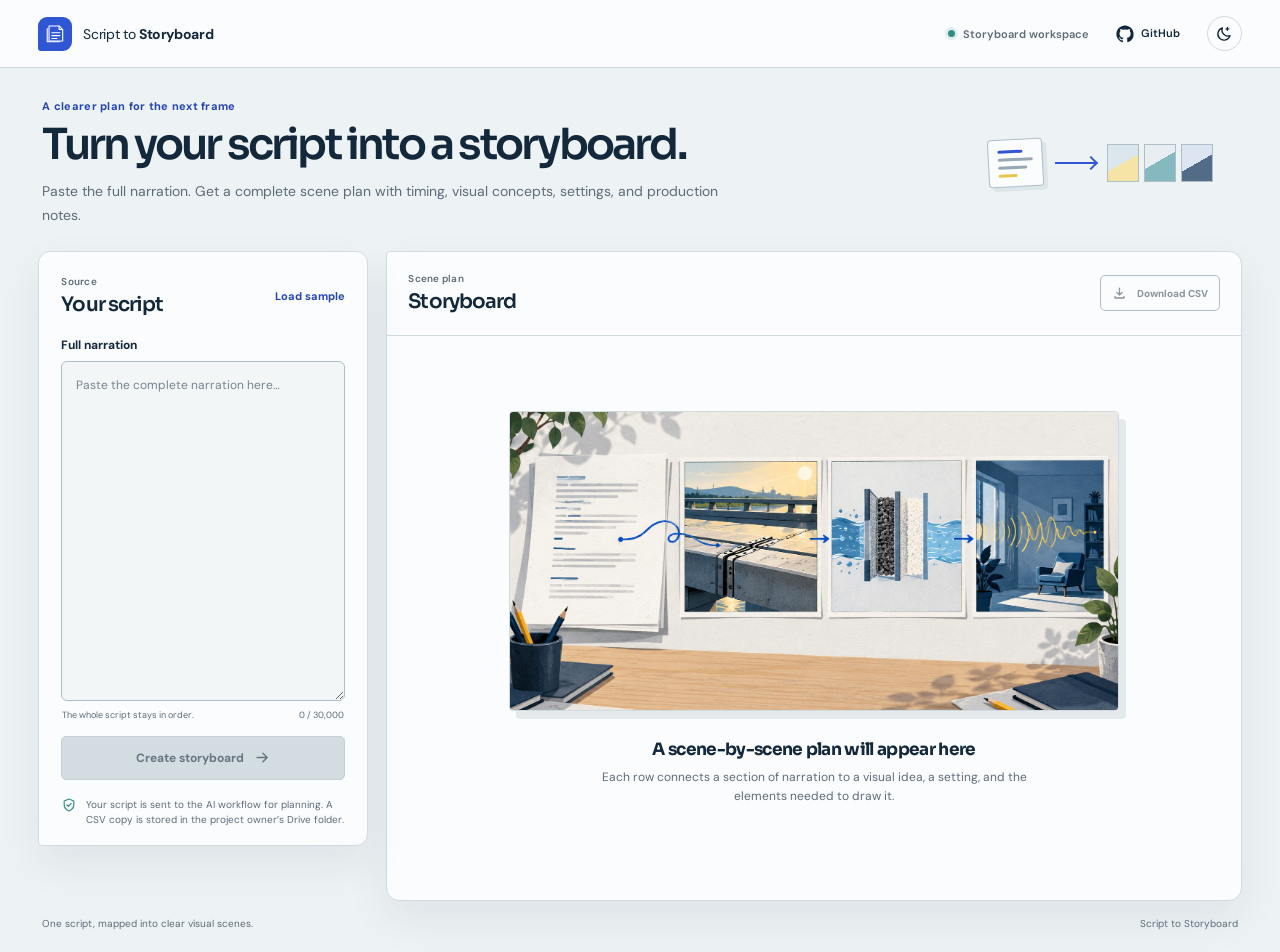
<file: index.html>
<!doctype html>
<html lang="en">
  <head>
    <meta charset="utf-8" />
    <meta name="viewport" content="width=device-width, initial-scale=1" />
    <meta name="theme-color" content="#edf2f4" />
    <meta name="description" content="Turn a complete narration script into a practical, scene-by-scene storyboard." />
    <title>Script to Storyboard</title>
    <link rel="icon" type="image/svg+xml" href="/favicon.svg" />
    <link rel="preconnect" href="https://fonts.googleapis.com" />
    <link rel="preconnect" href="https://fonts.gstatic.com" crossorigin />
    <link href="https://fonts.googleapis.com/css2?family=DM+Sans:wght@400;500;600;700&family=Sora:wght@500;600;700&display=swap" rel="stylesheet" />
    <script>
      (() => {
        try {
          const saved = localStorage.getItem("script-to-storyboard-theme");
          document.documentElement.dataset.theme = saved === "dark" ? "dark" : "light";
        } catch { document.documentElement.dataset.theme = "light"; }
      })();
    </script>
    <link rel="stylesheet" href="/styles.css" />
    <script src="/app.js" defer></script>
  </head>
  <body>
    <header class="topbar">
      <a class="brand" href="/" aria-label="Script to Storyboard home">
        <span class="brand-mark" aria-hidden="true">
          <svg viewBox="0 0 32 32" fill="none"><path d="M7 5.5h14l5 5v16H7z"/><path d="M21 5.5v5h5M11 15h11M11 19h11M11 23h7"/><path d="M4.5 9v18.5H22"/></svg>
        </span>
        <span>Script to <strong>Storyboard</strong></span>
      </a>
      <div class="topbar-actions">
        <span class="service-status"><i aria-hidden="true"></i> Storyboard workspace</span>
        <a class="github-link" href="https://github.com/rayvin04/script-to-storyboard" target="_blank" rel="noopener noreferrer" aria-label="View the Script to Storyboard repository on GitHub" title="View source on GitHub">
          <svg viewBox="0 0 24 24" aria-hidden="true"><path d="M12 .5C5.65.5.5 5.65.5 12c0 5.1 3.3 9.4 7.9 10.94.58.1.79-.25.79-.56v-2.17c-3.2.7-3.87-1.35-3.87-1.35-.53-1.33-1.28-1.69-1.28-1.69-1.05-.72.08-.7.08-.7 1.16.08 1.77 1.2 1.77 1.2 1.03 1.76 2.7 1.25 3.36.96.1-.75.4-1.26.73-1.55-2.56-.29-5.26-1.28-5.26-5.7 0-1.26.45-2.28 1.2-3.08-.12-.3-.52-1.46.11-3.04 0 0 .98-.31 3.2 1.18a11.1 11.1 0 0 1 5.82 0c2.22-1.49 3.2-1.18 3.2-1.18.63 1.58.23 2.74.11 3.04.75.8 1.2 1.82 1.2 3.08 0 4.43-2.71 5.4-5.3 5.68.42.36.78 1.06.78 2.14v3.17c0 .31.21.67.8.56A11.5 11.5 0 0 0 23.5 12C23.5 5.65 18.35.5 12 .5Z"/></svg>
          <span>GitHub</span>
        </a>
        <button class="theme-toggle" id="theme-toggle" type="button" aria-label="Switch to dark mode" aria-pressed="false" title="Switch to dark mode">
          <svg class="icon-moon" viewBox="0 0 20 20" fill="none" aria-hidden="true"><path d="M16.5 12.5A7 7 0 0 1 7.5 3.5a7.3 7.3 0 1 0 9 9Z"/><path d="M13.4 3v3.2M11.8 4.6H15"/></svg>
          <svg class="icon-sun" viewBox="0 0 20 20" fill="none" aria-hidden="true"><circle cx="10" cy="10" r="3.2"/><path d="M10 1.8v2m0 12.4v2m8.2-8.2h-2M3.8 10h-2m14-5.8-1.4 1.4m-8.8 8.8-1.4 1.4m11.6 0-1.4-1.4M5.6 5.6 4.2 4.2"/></svg>
        </button>
      </div>
    </header>

    <main class="page-shell">
      <section class="intro" aria-labelledby="page-title">
        <div>
          <p class="intro-kicker">A clearer plan for the next frame</p>
          <h1 id="page-title">Turn your script into a storyboard.</h1>
          <p class="intro-copy">Paste the full narration. Get a complete scene plan with timing, visual concepts, settings, and production notes.</p>
        </div>
        <div class="sequence-mark" aria-label="Script to scenes">
          <span class="sequence-page" aria-hidden="true"><i></i><i></i><i></i><b></b></span>
          <span class="sequence-line" aria-hidden="true"></span>
          <span class="sequence-frames" aria-hidden="true"><i></i><i></i><i></i></span>
        </div>
      </section>

      <div class="workspace">
        <aside class="script-panel" aria-labelledby="script-heading">
          <div class="panel-heading">
            <div><p class="step-label">Source</p><h2 id="script-heading">Your script</h2></div>
            <button class="text-button" id="load-sample" type="button">Load sample</button>
          </div>

          <form id="storyboard-form">
            <label for="script-input">Full narration</label>
            <textarea id="script-input" name="script" maxlength="30000" placeholder="Paste the complete narration here…" required spellcheck="true"></textarea>
            <div class="input-meta"><span>The whole script stays in order.</span><span id="script-count">0 / 30,000</span></div>
            <button class="primary-button" id="create-button" type="submit" disabled>
              <span id="button-label">Create storyboard</span>
              <svg viewBox="0 0 20 20" fill="none" aria-hidden="true"><path d="M3.5 10h12m-5-5 5 5-5 5"/></svg>
            </button>
          </form>
          <div class="privacy-note">
            <svg viewBox="0 0 20 20" fill="none" aria-hidden="true"><path d="M10 2.5 16 5v4.6c0 3.8-2.6 6.4-6 7.9-3.4-1.5-6-4.1-6-7.9V5l6-2.5Z"/><path d="m7.4 10 1.8 1.8 3.6-3.8"/></svg>
            <p>Your script is sent to the AI workflow for planning. A CSV copy is stored in the project owner’s Drive folder.</p>
          </div>
        </aside>

        <section class="storyboard-panel" aria-labelledby="storyboard-heading" aria-live="polite">
          <div class="panel-heading result-heading">
            <div><p class="step-label">Scene plan</p><div class="title-row"><h2 id="storyboard-heading">Storyboard</h2><span id="result-badge" class="result-badge" hidden>Ready</span></div></div>
            <button class="secondary-button" id="download-csv" type="button" disabled>
              <svg viewBox="0 0 20 20" fill="none" aria-hidden="true"><path d="M10 3v9m0 0 3.5-3.5M10 12 6.5 8.5M4 14v2h12v-2"/></svg>
              Download CSV
            </button>
          </div>

          <div id="notice" class="notice" role="status" hidden></div>
          <div id="progress" class="progress-area" hidden>
            <div class="progress-copy"><span id="progress-label">Reading your script…</span><span class="pulse-mark" aria-hidden="true"></span></div>
            <div class="progress-track"><span></span></div>
          </div>

          <div id="empty-state" class="empty-state">
            <img class="cover-preview" src="/docs/images/script-to-storyboard-cover.png" alt="An example of a script moving into separate storyboard frames showing a bridge, water filter, and sound waves" />
            <div class="empty-copy"><h3>A scene-by-scene plan will appear here</h3><p>Each row connects a section of narration to a visual idea, a setting, and the elements needed to draw it.</p></div>
          </div>

          <div id="result-summary" class="result-summary" hidden>
            <div class="summary-copy"><h3 id="story-title"></h3><p><span id="scene-count">0 scenes</span><span class="summary-divider">/</span><span id="word-count">0 words</span></p></div>
            <div class="summary-links"><a id="drive-link" href="#" target="_blank" rel="noreferrer" hidden>Open saved storyboard</a><span class="summary-state"><i aria-hidden="true"></i> Complete</span></div>
          </div>
          <div id="warning" class="warning" role="status" hidden></div>

          <div id="table-wrap" class="table-wrap" hidden tabindex="0" aria-label="Storyboard table. Scroll horizontally to view all columns.">
            <table>
              <thead><tr>
                <th scope="col">Scene</th><th scope="col">Timecode</th><th scope="col">Narration</th><th scope="col">Visual Concept</th><th scope="col">Setting</th><th scope="col">Illustration Elements</th><th scope="col">Direction Notes</th>
              </tr></thead>
              <tbody id="scene-rows"></tbody>
            </table>
          </div>
          <p id="table-hint" class="table-hint" hidden>Scroll sideways to view all seven columns.</p>
        </section>
      </div>

      <footer class="footer"><span>One script, mapped into clear visual scenes.</span><span>Script to Storyboard</span></footer>
    </main>
  </body>
</html>
</file>
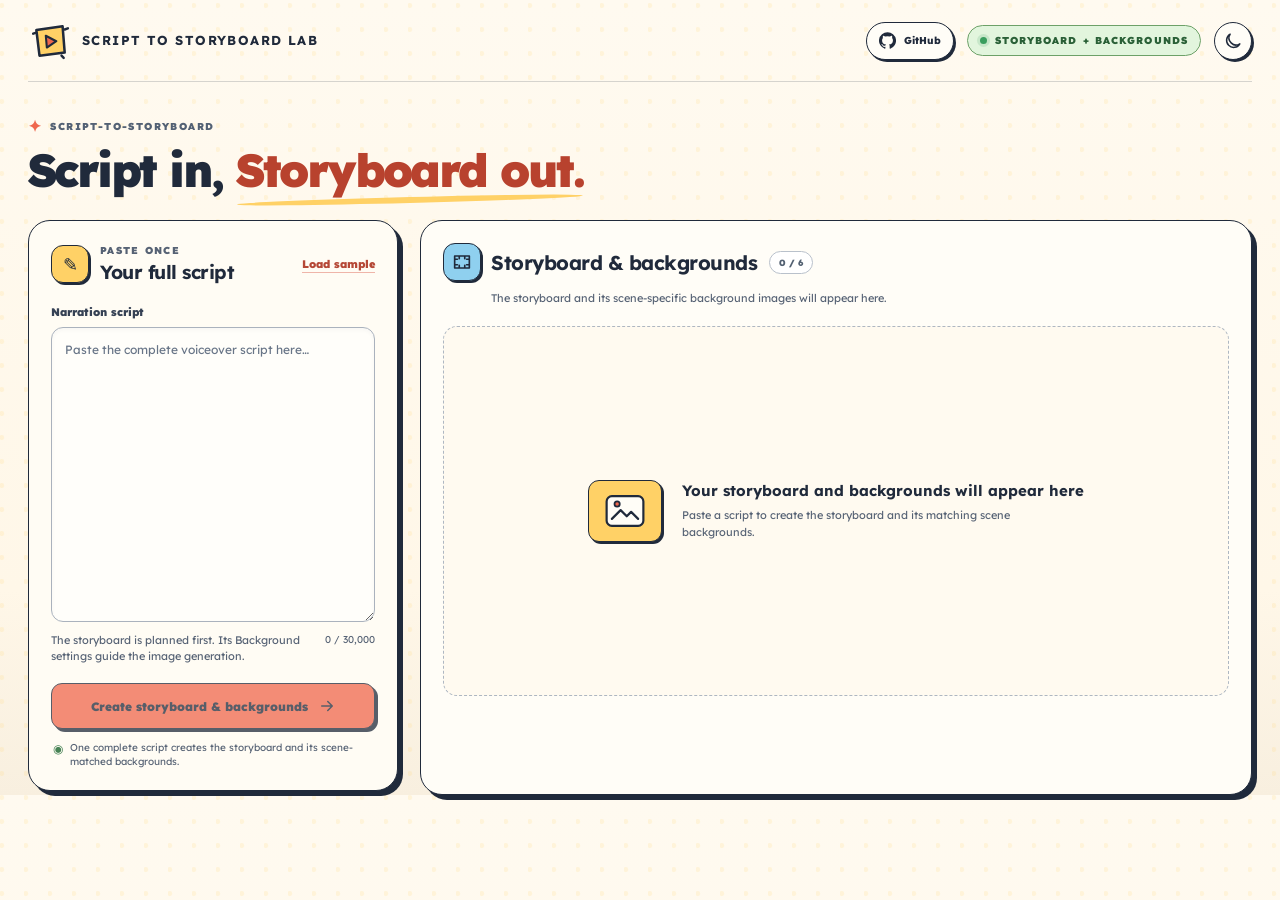
<file: public/index.html>
<!doctype html>
<html lang="en">
  <head>
    <meta charset="UTF-8" />
    <meta name="viewport" content="width=device-width, initial-scale=1.0" />
    <meta name="theme-color" content="#fff7e8" />
    <meta name="description" content="Turn one full script into a storyboard-guided batch of cartoon background images." />
    <title>Script to Storyboard Lab</title>
    <link rel="icon" type="image/svg+xml" href="./favicon.svg" />
    <link rel="preconnect" href="https://fonts.googleapis.com" />
    <link rel="preconnect" href="https://fonts.gstatic.com" crossorigin />
    <link href="https://fonts.googleapis.com/css2?family=Lexend:wght@400;500;600;700;800;900&display=swap" rel="stylesheet" />
    <script>
      (() => {
        try {
          const saved = localStorage.getItem("storyboardTheme");
          const dark = window.matchMedia("(prefers-color-scheme: dark)").matches;
          document.documentElement.dataset.theme = saved === "light" || saved === "dark" ? saved : dark ? "dark" : "light";
        } catch { document.documentElement.dataset.theme = "light"; }
      })();
    </script>
    <link rel="stylesheet" href="./styles.css" />
  </head>
  <body>
    <div class="page-shell">
      <header class="topbar">
        <a class="brand" href="#top" aria-label="Script to Storyboard Lab home">
          <span class="brand-mark" aria-hidden="true">
            <svg viewBox="0 0 40 40"><path d="M7 9.5 32 6l2 25-24 3Z" fill="#ffd166" stroke="currentColor" stroke-width="2.4" stroke-linejoin="round"/><path d="m16 15 10 5.2-9 6Z" fill="#ef674d" stroke="currentColor" stroke-width="2" stroke-linejoin="round"/><path d="M7 12 4 13M34 9l3-1M31 34l2 2" fill="none" stroke="currentColor" stroke-width="2.4" stroke-linecap="round"/></svg>
          </span>
          <span class="brand-copy"><strong>SCRIPT TO STORYBOARD LAB</strong></span>
        </a>
        <div class="topbar-right">
          <a class="github-link" href="https://github.com/rayvin04/script-to-storyboard" target="_blank" rel="noopener noreferrer" aria-label="Open the script-to-storyboard GitHub repository">
            <svg viewBox="0 0 24 24" aria-hidden="true" focusable="false"><path d="M12 .297a12 12 0 0 0-3.795 23.384c.6.111.82-.261.82-.577v-2.234c-3.338.726-4.043-1.416-4.043-1.416-.546-1.387-1.333-1.757-1.333-1.757-1.09-.745.083-.73.083-.73 1.205.084 1.839 1.237 1.839 1.237 1.07 1.834 2.807 1.304 3.492.997.108-.775.418-1.305.762-1.605-2.665-.304-5.466-1.333-5.466-5.931 0-1.311.469-2.381 1.236-3.221-.124-.303-.536-1.524.117-3.176 0 0 1.008-.322 3.301 1.23a11.5 11.5 0 0 1 6.007 0c2.292-1.552 3.298-1.23 3.298-1.23.655 1.652.243 2.873.12 3.176.77.84 1.235 1.91 1.235 3.22 0 4.61-2.804 5.625-5.475 5.922.43.37.823 1.102.823 2.222v3.293c0 .319.216.694.825.576A12.001 12.001 0 0 0 12 .297z"/></svg><span>GitHub</span>
          </a>
          <span class="mode-pill"><span class="live-dot"></span><span>STORYBOARD + BACKGROUNDS</span></span>
          <button class="icon-button theme-toggle" id="theme-toggle" type="button" aria-label="Switch to dark mode" aria-pressed="false" title="Switch to dark mode">
            <svg class="theme-icon theme-icon-moon" viewBox="0 0 24 24" aria-hidden="true"><path d="M20.2 15.4A8.4 8.4 0 0 1 8.6 3.8 8.5 8.5 0 1 0 20.2 15.4Z"/></svg>
            <svg class="theme-icon theme-icon-sun" viewBox="0 0 24 24" aria-hidden="true"><circle cx="12" cy="12" r="4"/><path d="M12 2v2m0 16v2M4.93 4.93l1.42 1.42m11.3 11.3 1.42 1.42M2 12h2m16 0h2M4.93 19.07l1.42-1.42m11.3-11.3 1.42-1.42"/></svg>
          </button>
        </div>
      </header>

      <main id="top">
        <section class="intro-row image-only-intro" aria-labelledby="page-title">
          <div>
            <p class="eyebrow"><span class="eyebrow-star">✦</span> SCRIPT-TO-STORYBOARD</p>
            <h1 id="page-title">Script in, <span>Storyboard out.</span></h1>
          </div>
        </section>

        <div class="workspace-grid image-only-layout">
          <form class="script-panel panel image-only-form" id="generate-form">
            <div class="panel-heading">
              <div class="heading-title"><span class="heading-icon icon-sun" aria-hidden="true">✎</span><div><p class="section-kicker">PASTE ONCE</p><h2 id="script-title">Your full script</h2></div></div>
              <button class="text-button" id="load-sample" type="button">Load sample</button>
            </div>
            <label class="field-label" for="script-input">Narration script</label>
            <textarea id="script-input" maxlength="30000" required spellcheck="true" aria-describedby="script-help script-count" placeholder="Paste the complete voiceover script here…"></textarea>
            <div class="field-meta"><span id="script-help">The storyboard is planned first. Its Background settings guide the image generation.</span><span id="script-count">0 / 30,000</span></div>

            <button class="primary-button" id="generate-button" type="submit" disabled>
              <span id="generate-button-label">Create storyboard &amp; backgrounds</span><svg viewBox="0 0 24 24" aria-hidden="true"><path d="M5 12h13M13 6l6 6-6 6"/></svg>
            </button>
            <p class="privacy-note"><span aria-hidden="true">◉</span> One complete script creates the storyboard and its scene-matched backgrounds.</p>
          </form>

          <section class="board-panel panel image-only-results" aria-labelledby="results-title">
            <div class="board-header">
              <div>
              <div class="board-title-row"><span class="heading-icon icon-film" aria-hidden="true"><svg viewBox="0 0 24 24"><path d="M4 5.5h16v13H4zM4 9h3M4 15h3M17 9h3M17 15h3M9 5.5v3M15 5.5v3M9 15.5v3M15 15.5v3"/></svg></span><h2 id="results-title">Storyboard &amp; backgrounds</h2><span class="board-count" id="result-count">0 / 6</span></div>
                <p class="board-subtitle" id="result-summary">The storyboard and its scene-specific background images will appear here.</p>
              </div>
            </div>

            <div class="progress-wrap" id="progress-wrap" hidden>
              <div class="progress-labels"><span id="progress-copy">Waiting to start…</span><span id="progress-value">READY</span></div><div class="progress-track" role="progressbar" aria-valuemin="0" aria-valuemax="100" aria-valuenow="0"><span id="progress-fill"></span></div>
            </div>

            <div class="notice-bar image-only-notice" id="notice-bar" role="status" hidden>
              <span class="notice-mark" aria-hidden="true">✦</span><span id="notice-copy"></span>
            </div>

            <div class="storyboard-disclosure storyboard-download-panel" id="storyboard-disclosure" hidden>
              <span class="storyboard-count" id="storyboard-count">Full storyboard · CSV ready</span>
              <div class="storyboard-actions">
                <button class="storyboard-download" id="download-storyboard" type="button" disabled>Download storyboard CSV</button>
                <button class="drive-save-button" id="notify-editors" type="button" disabled>Notify editing team</button>
              </div>
            </div>
            <p class="drive-status" id="delivery-status" role="status" hidden></p>

            <div class="image-grid" id="image-grid" aria-live="polite">
              <div class="image-empty" id="empty-state">
                <div class="empty-illustration" aria-hidden="true"><svg viewBox="0 0 48 40"><rect x="3" y="3" width="42" height="34" rx="6" fill="#fffdf7" stroke="currentColor" stroke-width="2.5"/><path d="m9 29 10-10 7 7 5-5 8 8" fill="none" stroke="currentColor" stroke-width="2.5" stroke-linecap="round" stroke-linejoin="round"/><circle cx="15" cy="12" r="3" fill="#ef674d" stroke="currentColor" stroke-width="2"/></svg></div>
                <div><h3>Your storyboard and backgrounds will appear here</h3><p>Paste a script to create the storyboard and its matching scene backgrounds.</p></div>
              </div>
            </div>
          </section>
        </div>
      </main>
    </div>
    <script src="./workflow-api.js" defer></script>
    <script src="./app.js" defer></script>
  </body>
</html>
</file>
<file: styles.css>
:root {
  color-scheme: light;
  --page: #edf2f4;
  --surface: #fbfcfd;
  --surface-alt: #f3f6f7;
  --ink: #14283b;
  --muted: #5d6c79;
  --line: #d0dbe0;
  --line-strong: #aebfc8;
  --blue: #3156d3;
  --blue-deep: #2444b4;
  --blue-wash: #e9eefc;
  --yellow: #e9c64e;
  --green: #328e83;
  --danger: #a4383c;
  --danger-bg: #fff0ee;
  --shadow: 0 18px 44px rgba(24, 45, 65, .07);
  font-family: "DM Sans", "Segoe UI", sans-serif;
  color: var(--ink);
  background: var(--page);
  font-synthesis: none;
  text-rendering: optimizeLegibility;
  -webkit-font-smoothing: antialiased;
}

* { box-sizing: border-box; }
[hidden] { display: none !important; }
body { min-width: 320px; margin: 0; background: var(--page); }
button, textarea { font: inherit; }
button { cursor: pointer; }
a { color: var(--blue-deep); }
button:focus-visible, textarea:focus-visible, a:focus-visible, .table-wrap:focus-visible { outline: 3px solid rgba(49, 86, 211, .48); outline-offset: 3px; }

.topbar {
  height: 68px;
  display: flex;
  align-items: center;
  justify-content: space-between;
  padding: 0 clamp(18px, 3vw, 48px);
  border-bottom: 1px solid var(--line);
  background: var(--surface);
}
.brand { display: inline-flex; align-items: center; gap: 11px; color: var(--ink); text-decoration: none; font-size: 14px; letter-spacing: -.025em; }
.brand strong { font-weight: 700; }
.brand-mark { width: 34px; height: 34px; display: grid; place-items: center; border-radius: 9px 9px 9px 3px; background: var(--blue); }
.brand-mark svg { width: 23px; stroke: #fff; stroke-width: 1.55; stroke-linecap: round; stroke-linejoin: round; }
.topbar-actions { display: flex; align-items: center; gap: 18px; }
.service-status { display: inline-flex; align-items: center; gap: 8px; color: var(--muted); font-size: 11px; font-weight: 600; }
.service-status i { width: 7px; height: 7px; border-radius: 50%; background: var(--green); box-shadow: 0 0 0 3px rgba(50, 142, 131, .13); }
.github-link { display: inline-flex; align-items: center; gap: 7px; padding: 8px 9px; border-radius: 7px; color: var(--ink); font-size: 11px; font-weight: 600; line-height: 1; text-decoration: none; transition-property: color, background-color; transition-duration: .15s; transition-timing-function: ease; }
.github-link svg { width: 18px; height: 18px; flex: 0 0 auto; fill: currentColor; }
@media (hover: hover) { .github-link:hover { background: var(--surface-alt); color: var(--blue-deep); } }
.theme-toggle { width: 35px; height: 35px; display: grid; place-items: center; border: 1px solid var(--line); border-radius: 50%; background: var(--surface); color: var(--ink); }
.theme-toggle:hover { background: var(--surface-alt); border-color: var(--line-strong); }
.theme-toggle svg { width: 17px; height: 17px; stroke: currentColor; stroke-width: 1.6; stroke-linecap: round; stroke-linejoin: round; }
.icon-sun { display: none; }

.page-shell { width: min(1560px, 100%); margin: 0 auto; padding: 31px clamp(16px, 3vw, 48px) 22px; }
.intro { min-height: 128px; display: flex; align-items: center; justify-content: space-between; gap: 36px; padding: 0 4px 24px; }
.intro-kicker, .step-label { margin: 0 0 7px; color: var(--blue-deep); font-size: 11px; font-weight: 700; letter-spacing: .025em; }
h1, h2, h3, p { margin-top: 0; }
h1, h2, h3 { font-family: "Sora", "Segoe UI", sans-serif; }
h1 { margin: 0; font-size: clamp(30px, 3.35vw, 45px); line-height: 1.13; letter-spacing: -.065em; font-weight: 600; }
.intro-copy { max-width: 690px; margin: 12px 0 0; color: var(--muted); font-size: 14px; line-height: 1.65; }
.sequence-mark { width: 250px; height: 58px; display: flex; align-items: center; gap: 12px; flex: 0 0 auto; }
.sequence-page { width: 55px; height: 48px; display: flex; flex-direction: column; justify-content: center; gap: 5px; padding: 9px; border: 1px solid var(--line-strong); border-radius: 4px; background: var(--surface); transform: rotate(-3deg); box-shadow: 4px 4px 0 #dce5e8; }
.sequence-page i, .sequence-page b { height: 3px; display: block; border-radius: 5px; background: #96a8b2; }
.sequence-page i:nth-child(1) { width: 70%; background: var(--blue); }
.sequence-page i:nth-child(2) { width: 100%; }
.sequence-page i:nth-child(3) { width: 82%; }
.sequence-page b { width: 55%; background: var(--yellow); }
.sequence-line { position: relative; width: 40px; height: 2px; background: var(--blue); }
.sequence-line::after { position: absolute; top: -4px; right: -1px; width: 8px; height: 8px; content: ""; border-top: 2px solid var(--blue); border-right: 2px solid var(--blue); transform: rotate(45deg); }
.sequence-frames { display: flex; gap: 5px; }
.sequence-frames i { width: 32px; height: 38px; border: 1px solid var(--line-strong); background: linear-gradient(150deg, #dbe7ed 0 50%, #f6e4a6 50%); }
.sequence-frames i:nth-child(2) { background: linear-gradient(150deg, #e9eef2 0 45%, #86b8bf 45%); }
.sequence-frames i:nth-child(3) { background: linear-gradient(150deg, #dce5f1 0 50%, #526c88 50%); }

.workspace { display: grid; grid-template-columns: minmax(285px, 330px) minmax(0, 1fr); gap: 18px; align-items: start; }
.script-panel, .storyboard-panel { border: 1px solid var(--line); background: var(--surface); box-shadow: var(--shadow); }
.script-panel { position: sticky; top: 16px; padding: 23px 22px 18px; border-radius: 12px 12px 12px 4px; }
.storyboard-panel { min-height: 650px; overflow: hidden; border-radius: 4px 13px 13px 13px; }
.panel-heading { display: flex; align-items: center; justify-content: space-between; gap: 14px; margin-bottom: 20px; }
.panel-heading h2 { margin: 0; font-size: 20px; letter-spacing: -.045em; font-weight: 600; }
.step-label { margin-bottom: 4px; color: var(--muted); font-size: 10px; font-weight: 600; }
.text-button { border: 0; padding: 5px 0; background: transparent; color: var(--blue-deep); font-size: 11px; font-weight: 700; white-space: nowrap; }
.text-button:hover { text-decoration: underline; }
label { display: block; margin-bottom: 8px; color: var(--ink); font-size: 12px; font-weight: 700; }
textarea { display: block; width: 100%; min-height: 340px; resize: vertical; padding: 14px; border: 1px solid var(--line-strong); border-radius: 6px; background: var(--surface-alt); color: var(--ink); font-size: 12px; line-height: 1.65; }
textarea::placeholder { color: #758491; }
textarea:disabled { opacity: .72; }
.input-meta { display: flex; justify-content: space-between; gap: 8px; padding: 8px 1px 15px; color: var(--muted); font-size: 9px; }
.primary-button, .secondary-button { display: inline-flex; align-items: center; justify-content: center; gap: 10px; min-height: 44px; border-radius: 5px; font-size: 12px; font-weight: 700; transition: background .16s ease, border-color .16s ease, transform .16s ease; }
.primary-button { width: 100%; border: 1px solid var(--blue); background: var(--blue); color: #fff; }
.primary-button:not(:disabled):hover { background: var(--blue-deep); border-color: var(--blue-deep); transform: translateY(-1px); }
.primary-button:disabled { cursor: not-allowed; border-color: #c6cfd5; background: #d3dce1; color: #667581; }
.primary-button svg, .secondary-button svg { width: 17px; height: 17px; stroke: currentColor; stroke-width: 1.7; stroke-linecap: round; stroke-linejoin: round; }
.privacy-note { display: flex; align-items: flex-start; gap: 9px; margin-top: 17px; color: var(--muted); }
.privacy-note svg { width: 16px; height: 16px; flex: 0 0 auto; stroke: var(--green); stroke-width: 1.5; stroke-linecap: round; stroke-linejoin: round; }
.privacy-note p { margin: 0; font-size: 10px; line-height: 1.5; }

.result-heading { min-height: 84px; margin: 0; padding: 17px 21px; border-bottom: 1px solid var(--line); }
.title-row { display: flex; align-items: center; gap: 10px; }
.result-badge { display: inline-flex; align-items: center; min-height: 21px; padding: 3px 8px; border-radius: 20px; background: #e3f1ec; color: #286e63; font-size: 9px; font-weight: 700; }
.secondary-button { min-height: 36px; padding: 0 11px; border: 1px solid var(--line-strong); background: var(--surface); color: var(--ink); font-size: 10px; }
.secondary-button:not(:disabled):hover { border-color: var(--blue); color: var(--blue-deep); background: var(--blue-wash); }
.secondary-button:disabled { cursor: not-allowed; color: #87949d; }
.secondary-button svg { width: 15px; height: 15px; }
.notice { margin: 0 21px 15px; padding: 10px 12px; border: 1px solid #c6e3d9; border-radius: 5px; background: #eef8f4; color: #286c5d; font-size: 11px; line-height: 1.45; }
.notice.is-error { border-color: #e5c1bf; background: var(--danger-bg); color: var(--danger); }
.progress-area { margin: 0 21px 18px; }
.progress-copy { display: flex; align-items: center; justify-content: space-between; margin: 12px 0 7px; color: var(--muted); font-size: 10px; font-weight: 600; }
.pulse-mark { width: 7px; height: 7px; border-radius: 50%; background: var(--yellow); animation: pulse 1.4s ease-in-out infinite; }
.progress-track { height: 5px; overflow: hidden; border-radius: 6px; background: #dce5e8; }
.progress-track span { width: 42%; height: 100%; display: block; border-radius: inherit; background: linear-gradient(90deg, var(--blue), #5b75df, var(--yellow)); animation: progress 2.1s ease-in-out infinite alternate; }
.empty-state { display: flex; flex-direction: column; align-items: center; justify-content: center; min-height: 555px; padding: 25px 30px 35px; text-align: center; }
.cover-preview { display: block; width: min(100%, 610px); max-height: 300px; object-fit: cover; border: 1px solid var(--line); border-radius: 4px; box-shadow: 7px 8px 0 #e4eaec; }
.empty-copy { max-width: 480px; margin-top: 28px; }
.empty-copy h3 { margin: 0 0 8px; font-size: 17px; letter-spacing: -.04em; }
.empty-copy p { margin: 0; color: var(--muted); font-size: 12px; line-height: 1.55; }
.result-summary { display: flex; align-items: center; justify-content: space-between; gap: 18px; margin: 0 21px 12px; padding: 12px 14px 11px; border: 1px solid var(--line); border-radius: 5px; background: var(--surface-alt); }
.summary-copy h3 { margin: 0 0 4px; overflow-wrap: anywhere; font-size: 13px; letter-spacing: -.025em; }
.summary-copy p { display: flex; align-items: center; gap: 8px; margin: 0; color: var(--muted); font-size: 10px; }
.summary-divider { color: #94a2aa; }
.summary-links { display: flex; align-items: center; gap: 14px; flex: 0 0 auto; }
.summary-links a { font-size: 10px; font-weight: 700; }
.summary-state { display: inline-flex; align-items: center; gap: 7px; color: #286e63; font-size: 10px; font-weight: 700; }
.summary-state i { width: 7px; height: 7px; border-radius: 50%; background: var(--green); }
.warning { margin: 0 21px 12px; padding: 10px 12px; border-left: 3px solid var(--yellow); background: #fcf7df; color: #6e5d19; font-size: 10px; line-height: 1.5; }
.table-wrap { max-height: 590px; overflow: auto; margin: 0 21px 12px; border: 1px solid var(--line); border-radius: 5px; scrollbar-color: #a5b6bf var(--surface-alt); }
table { width: 100%; min-width: 1160px; border-collapse: separate; border-spacing: 0; font-size: 10px; line-height: 1.48; }
th { position: sticky; top: 0; z-index: 1; padding: 10px 11px; border-bottom: 1px solid #c6d2d8; background: #e7eef1; color: #273d50; text-align: left; font-size: 9px; font-weight: 700; }
td { min-width: 112px; padding: 10px 11px; border-bottom: 1px solid #e3e9ec; background: var(--surface); color: #435462; vertical-align: top; white-space: pre-wrap; }
tbody tr:nth-child(even) td { background: var(--surface-alt); }
td:first-child { min-width: 52px; color: var(--blue-deep); font-weight: 700; }
td:nth-child(2) { min-width: 85px; color: var(--muted); white-space: nowrap; }
td:nth-child(3) { min-width: 240px; color: var(--ink); }
td:nth-child(4) { min-width: 210px; }
td:nth-child(5) { min-width: 170px; }
td:nth-child(6) { min-width: 200px; }
td:nth-child(7) { min-width: 170px; }
.table-hint { margin: 0 21px 14px; color: var(--muted); font-size: 9px; }
.footer { display: flex; justify-content: space-between; gap: 16px; padding: 16px 4px 0; color: var(--muted); font-size: 10px; }

@keyframes progress { from { transform: translateX(-65%); } to { transform: translateX(210%); } }
@keyframes pulse { 50% { opacity: .35; transform: scale(.82); } }

:root[data-theme="dark"] {
  color-scheme: dark;
  --page: #121c2a;
  --surface: #1b2838;
  --surface-alt: #202f40;
  --ink: #e7eef4;
  --muted: #a3b1bc;
  --line: #344658;
  --line-strong: #506679;
  --blue: #617be2;
  --blue-deep: #aebfff;
  --blue-wash: #293751;
  --yellow: #e9c64e;
  --green: #5fb4a7;
  --danger: #ffb9b4;
  --danger-bg: #3a292f;
  --shadow: 0 18px 44px rgba(0, 0, 0, .2);
}
:root[data-theme="dark"] .topbar { border-color: var(--line); background: #172333; }
:root[data-theme="dark"] .brand { color: var(--ink); }
:root[data-theme="dark"] .icon-moon { display: none; }
:root[data-theme="dark"] .icon-sun { display: block; }
:root[data-theme="dark"] .theme-toggle { border-color: var(--line-strong); background: var(--surface); color: var(--ink); }
:root[data-theme="dark"] .sequence-page { background: var(--surface); box-shadow: 4px 4px 0 #26374a; }
:root[data-theme="dark"] .script-panel, :root[data-theme="dark"] .storyboard-panel { border-color: var(--line); background: var(--surface); }
:root[data-theme="dark"] textarea { border-color: var(--line-strong); background: #152231; color: var(--ink); }
:root[data-theme="dark"] textarea::placeholder { color: #8fa0ad; }
:root[data-theme="dark"] .primary-button:disabled { border-color: #506172; background: #415264; color: #bac6ce; }
:root[data-theme="dark"] .result-badge { background: #26463f; color: #a5e0d4; }
:root[data-theme="dark"] .secondary-button { border-color: var(--line-strong); background: var(--surface); color: var(--ink); }
:root[data-theme="dark"] .notice { border-color: #3b665e; background: #213a36; color: #a9dfd4; }
:root[data-theme="dark"] .notice.is-error { border-color: #74494a; background: var(--danger-bg); color: var(--danger); }
:root[data-theme="dark"] .progress-track { background: #344658; }
:root[data-theme="dark"] .cover-preview { border-color: var(--line); box-shadow: 7px 8px 0 #172333; }
:root[data-theme="dark"] .result-summary { border-color: var(--line); background: var(--surface-alt); }
:root[data-theme="dark"] .summary-state { color: #a5e0d4; }
:root[data-theme="dark"] .warning { border-color: var(--yellow); background: #39351f; color: #eadc9a; }
:root[data-theme="dark"] .table-wrap { border-color: var(--line); scrollbar-color: #586d7d #202f40; }
:root[data-theme="dark"] th { border-color: var(--line); background: #293a4d; color: #e1eaf0; }
:root[data-theme="dark"] td { border-color: #304255; background: var(--surface); color: #c3d0d9; }
:root[data-theme="dark"] tbody tr:nth-child(even) td { background: var(--surface-alt); }
:root[data-theme="dark"] td:nth-child(3) { color: var(--ink); }

@media (max-width: 1000px) {
  .workspace { grid-template-columns: minmax(245px, 300px) minmax(0, 1fr); gap: 12px; }
  .script-panel { padding: 20px 17px 17px; }
  .result-heading { padding: 15px 16px; }
  .empty-state { min-height: 490px; padding: 20px; }
  .cover-preview { max-height: 245px; }
  .result-summary, .table-wrap, .table-hint, .notice, .progress-area, .warning { margin-left: 16px; margin-right: 16px; }
}
@media (max-width: 740px) {
  .topbar { height: 60px; padding-inline: 16px; }
  .service-status { display: none; }
  .page-shell { padding: 24px 14px 18px; }
  .intro { min-height: 0; padding: 0 2px 18px; }
  .intro-copy { max-width: 560px; font-size: 13px; }
  .sequence-mark { display: none; }
  .workspace { grid-template-columns: 1fr; gap: 12px; }
  .script-panel { position: static; padding: 19px 17px 16px; border-radius: 10px 10px 10px 4px; }
  .storyboard-panel { min-height: 440px; border-radius: 4px 10px 10px 10px; }
  textarea { min-height: 220px; }
  .result-heading { align-items: end; padding: 15px; }
  .panel-heading h2 { font-size: 18px; }
  .empty-state { min-height: 380px; padding: 20px 15px 28px; }
  .cover-preview { max-height: 200px; }
  .empty-copy { margin-top: 22px; }
  .summary-links { gap: 10px; }
}
@media (max-width: 480px) {
  .intro h1 { max-width: 430px; font-size: 30px; }
  .result-summary { align-items: flex-start; flex-direction: column; }
  .summary-links { justify-content: space-between; width: 100%; }
  .secondary-button { gap: 6px; padding-inline: 8px; font-size: 9px; }
  .github-link { padding: 8px; }
  .github-link span { display: none; }
  .footer { flex-direction: column; gap: 5px; }
}
@media (prefers-reduced-motion: reduce) {
  *, *::before, *::after { scroll-behavior: auto !important; animation-duration: .01ms !important; animation-iteration-count: 1 !important; transition-duration: .01ms !important; }
}
</file>
<file: public/styles.css>
:root {
  color-scheme: light;
  --paper: #fff7e8;
  --paper-deep: #f5ead4;
  --panel: #fffdf7;
  --ink: #202a3b;
  --muted: #566274;
  --line: #202a3b;
  --shadow-ink: #202a3b;
  --coral: #ef674d;
  --yellow: #ffd166;
  --blue: #8fd0ef;
  --green: #a7d99f;
  --lavender: #c7b4f4;
  --shadow: 5px 5px 0 var(--shadow-ink);
  --radius-lg: 22px;
  --radius-md: 14px;
  --font: "Lexend", "Trebuchet MS", "Segoe UI", sans-serif;
}

* { box-sizing: border-box; }

html { scroll-behavior: smooth; }

body {
  margin: 0;
  background:
    radial-gradient(circle at 7% 23%, rgba(255, 209, 102, .16) 0 2px, transparent 3px) 0 0 / 24px 24px,
    linear-gradient(180deg, #fffaf0 0%, var(--paper) 74%, #f8efdf 100%);
  color: var(--ink);
  font-family: var(--font);
  -webkit-font-smoothing: antialiased;
}

button, input, textarea { font: inherit; }
button { color: inherit; }
button:focus-visible, input:focus-visible, textarea:focus-visible, a:focus-visible {
  outline: 3px solid #277fb0;
  outline-offset: 3px;
}

.page-shell { width: min(1440px, calc(100% - 56px)); margin: 0 auto; }
.topbar { height: 82px; display: flex; align-items: center; justify-content: space-between; border-bottom: 1.5px solid rgba(32, 42, 59, .18); }
.brand { display: inline-flex; align-items: center; gap: 11px; text-decoration: none; color: var(--ink); }
.brand-mark { width: 43px; height: 43px; display: grid; place-items: center; }
.brand-mark svg { width: 42px; height: 42px; }
.brand-copy { display: grid; gap: 2px; line-height: 1; }
.brand-copy strong { font-size: 13px; letter-spacing: .11em; }
.brand-copy small { color: var(--muted); font-size: 11px; letter-spacing: .02em; }
.topbar-right { display: flex; align-items: center; gap: 13px; }
.mode-pill { display: inline-flex; align-items: center; gap: 8px; background: #e2f5dd; border: 1px solid #6da168; border-radius: 999px; padding: 8px 12px; color: #2a6037; font-size: 10px; font-weight: 900; letter-spacing: .11em; }
.live-dot { width: 7px; height: 7px; background: #3a9e5e; border-radius: 50%; box-shadow: 0 0 0 3px rgba(58, 158, 94, .16); }
.github-link { min-height: 38px; display: inline-flex; align-items: center; justify-content: center; gap: 8px; padding: 0 12px; border: 1.5px solid var(--ink); border-radius: 999px; background: var(--panel); color: var(--ink); font-size: 10px; font-weight: 800; text-decoration: none; box-shadow: 2px 2px 0 var(--shadow-ink); transition: transform .15s, box-shadow .15s; white-space: nowrap; }
.github-link:hover { transform: translate(1px, 1px); box-shadow: 1px 1px 0 var(--shadow-ink); }
.github-link svg { display: block; width: 17px; height: 17px; fill: currentColor; }
.icon-button { border: 1.5px solid var(--line); width: 38px; height: 38px; display: grid; place-items: center; padding: 7px; border-radius: 50%; background: var(--panel); cursor: pointer; box-shadow: 2px 2px 0 var(--shadow-ink); transition: transform .15s, box-shadow .15s; }
.icon-button:hover { transform: translate(1px, 1px); box-shadow: 1px 1px 0 var(--shadow-ink); }
.icon-button svg { width: 20px; height: 20px; fill: none; stroke: currentColor; stroke-width: 1.8; stroke-linecap: round; stroke-linejoin: round; }
.theme-toggle .theme-icon-sun { display: none; }
.theme-toggle .theme-icon-moon { display: block; }
.avatar { width: 34px; height: 34px; display: grid; place-items: center; border: 1.5px solid var(--ink); border-radius: 50%; background: var(--coral); color: #fff; font-size: 14px; font-weight: 900; box-shadow: 2px 2px 0 var(--shadow-ink); }

main { padding: 34px 0 0; }
.intro-row { display: flex; align-items: flex-end; justify-content: space-between; gap: 24px; margin-bottom: 28px; }
.eyebrow { display: flex; align-items: center; gap: 8px; margin: 0 0 11px; color: #536174; font-size: 10px; font-weight: 900; letter-spacing: .14em; }
.eyebrow-star { color: var(--coral); font-size: 16px; }
.eyebrow-divider { width: 20px; height: 1px; background: #9da8b6; margin: 0 3px; }
h1 { margin: 0; font-size: clamp(34px, 4vw, 53px); line-height: 1.03; letter-spacing: -.055em; font-weight: 900; }
h1 span { color: #b8422e; position: relative; white-space: nowrap; }
h1 span::after { content: ""; position: absolute; left: 1px; right: 0; bottom: -4px; height: 6px; background: var(--yellow); border-radius: 100%; transform: rotate(-1.5deg); z-index: -1; }
.intro-copy { color: var(--muted); margin: 12px 0 0; font-size: 14px; }
.step-strip { display: flex; align-items: center; gap: 10px; padding-bottom: 2px; }
.step-chip { display: flex; align-items: center; gap: 7px; color: #7a8493; font-size: 11px; font-weight: 800; white-space: nowrap; }
.step-number { width: 26px; height: 26px; display: grid; place-items: center; border: 1px solid #bcc3cb; border-radius: 50%; font-size: 9px; }
.step-chip.is-done { color: #526277; }
.step-chip.is-done .step-number { background: var(--green); border-color: var(--ink); color: var(--ink); }
.step-chip.is-current { color: var(--ink); }
.step-chip.is-current .step-number { background: var(--yellow); border: 1.5px solid var(--ink); box-shadow: 2px 2px 0 var(--shadow-ink); }
.step-line { width: 24px; height: 1px; background: #c5cbd1; }

.workspace-grid { display: grid; grid-template-columns: minmax(285px, 350px) minmax(0, 1fr); align-items: start; gap: 24px; }
.panel { border: 1.5px solid var(--line); border-radius: var(--radius-lg); background: var(--panel); box-shadow: var(--shadow); }
.script-panel { padding: 23px 22px 20px; background: #fffcf4; }
.panel-heading, .heading-title { display: flex; align-items: center; }
.panel-heading { justify-content: space-between; gap: 10px; margin-bottom: 21px; }
.heading-title { gap: 11px; }
.heading-icon { width: 38px; height: 38px; display: grid; place-items: center; flex: 0 0 auto; border: 1.5px solid var(--ink); border-radius: 12px; color: var(--ink); font-size: 18px; box-shadow: 2px 2px 0 var(--shadow-ink); }
.icon-sun { background: var(--yellow); }
.section-kicker { margin: 0 0 3px; color: #566274; font-size: 10px; font-weight: 900; letter-spacing: .13em; }
h2 { margin: 0; font-size: 19px; letter-spacing: -.025em; }
.text-button { padding: 4px 0; background: transparent; border: 0; color: #b54836; font-size: 11px; font-weight: 900; cursor: pointer; text-decoration: underline; text-decoration-color: #efb5a9; text-underline-offset: 4px; white-space: nowrap; }
.field-label { display: block; margin-bottom: 8px; color: #354154; font-size: 11px; font-weight: 900; }
#script-input { width: 100%; min-height: 205px; padding: 13px 13px; border: 1.5px solid #aab2bd; border-radius: 12px; resize: vertical; background: #fffefa; color: var(--ink); font-size: 12px; line-height: 1.55; box-shadow: inset 0 2px 4px rgba(32, 42, 59, .035); }
#script-input::placeholder { color: #687587; }
.field-meta { display: flex; align-items: flex-start; justify-content: space-between; gap: 8px; margin-top: 7px; color: #566274; font-size: 10px; }
#script-help { font-size: 11px; line-height: 1.45; }
#script-count { white-space: nowrap; }
.control-row { display: flex; align-items: center; justify-content: space-between; margin-top: 21px; font-size: 12px; font-weight: 900; }
.stepper { height: 33px; display: flex; align-items: center; gap: 12px; padding: 0 7px; border: 1.5px solid var(--ink); border-radius: 9px; background: #fff; box-shadow: 2px 2px 0 var(--shadow-ink); }
.stepper button { width: 22px; height: 25px; border: 0; border-radius: 5px; background: transparent; font-size: 18px; line-height: 1; cursor: pointer; }
.stepper button:hover { background: #f4ead5; }
.stepper output { min-width: 13px; text-align: center; font-size: 12px; }
.control-note { margin: 8px 0 0; color: #778292; font-size: 11px; line-height: 1.5; }
.primary-button { display: flex; align-items: center; justify-content: center; gap: 10px; width: 100%; min-height: 46px; border: 1.5px solid var(--ink); border-radius: 11px; background: var(--coral); color: #202a3b; font-size: 12px; font-weight: 900; box-shadow: 3px 3px 0 var(--shadow-ink); cursor: pointer; transition: transform .15s, box-shadow .15s, filter .15s; }
.primary-button:hover { filter: saturate(1.08); transform: translate(1px, 1px); box-shadow: 2px 2px 0 var(--shadow-ink); }
.primary-button:disabled { cursor: wait; opacity: .75; }
.primary-button svg { width: 18px; height: 18px; fill: none; stroke: currentColor; stroke-width: 2; stroke-linecap: round; stroke-linejoin: round; }
.script-panel > .primary-button { margin-top: 18px; }
.privacy-note { display: flex; align-items: flex-start; gap: 7px; margin: 12px 2px 0; color: #566274; font-size: 10px; line-height: 1.4; }
.privacy-note span { color: #468254; font-size: 12px; }

.board-panel { min-height: 675px; padding: 22px 22px 17px; overflow: hidden; }
.board-header { display: flex; align-items: center; justify-content: space-between; gap: 16px; }
.board-title-row { display: flex; align-items: center; gap: 10px; }
.icon-film { background: var(--blue); }
.icon-film svg { width: 22px; height: 22px; fill: none; stroke: currentColor; stroke-width: 1.8; stroke-linejoin: round; stroke-linecap: round; }
.board-title-row h2 { font-size: 20px; }
.board-count { margin-left: 2px; padding: 5px 9px; border: 1px solid #b9c1cb; border-radius: 999px; background: #fff; color: #526071; font-size: 9px; font-weight: 900; }
.board-subtitle { margin: 9px 0 0 48px; color: var(--muted); font-size: 11px; }
.board-actions { display: flex; align-items: center; gap: 8px; }
.outline-button, .send-button { min-height: 36px; display: inline-flex; align-items: center; justify-content: center; gap: 7px; padding: 0 11px; border: 1.5px solid var(--ink); border-radius: 9px; background: #fff; color: var(--ink); font-size: 10px; font-weight: 900; box-shadow: 2px 2px 0 var(--ink); cursor: pointer; transition: transform .15s, box-shadow .15s; white-space: nowrap; }
.outline-button:hover, .send-button:hover { transform: translate(1px, 1px); box-shadow: 1px 1px 0 var(--ink); }
.outline-button:disabled { cursor: not-allowed; opacity: .5; box-shadow: none; transform: none; }
.send-button:disabled { cursor: not-allowed; opacity: .55; box-shadow: none; transform: none; }
.outline-button svg, .send-button svg, .export-button svg { width: 16px; height: 16px; fill: none; stroke: currentColor; stroke-width: 1.8; stroke-linecap: round; stroke-linejoin: round; }
.send-button { background: #eff8ea; }
.later-tag { padding: 3px 5px; border-radius: 4px; background: #dcefd3; color: #456b3f; font-size: 7px; letter-spacing: .08em; }
.notice-bar { display: flex; align-items: center; gap: 9px; margin-top: 21px; padding: 9px 11px; border: 1px solid #d9b34e; border-radius: 9px; background: #fff3c9; color: #655320; font-size: 10px; line-height: 1.4; }
.notice-mark { color: #d79422; font-size: 14px; }
.notice-bar strong { color: #4e401e; }
.notice-bar button { margin-left: auto; border: 0; background: transparent; color: #795e1c; font-size: 19px; cursor: pointer; }
.notice-bar.is-error { border-color: #d99187; background: #fff0ed; color: #782f29; }
.notice-bar.is-error .notice-mark { color: #bd5145; }
.notice-bar.is-error strong { color: #782f29; }
.progress-wrap { margin-top: 17px; }
.progress-labels { display: flex; justify-content: space-between; margin-bottom: 6px; color: #566274; font-size: 11px; font-weight: 800; }
.progress-track { height: 7px; overflow: hidden; border: 1px solid #c3cad1; border-radius: 999px; background: #f0eee9; }
.progress-track span { display: block; width: 0%; height: 100%; border-radius: inherit; background: var(--coral); transition: width .3s ease; }
.progress-track span.is-loading { animation: image-progress 1.4s ease-in-out infinite alternate; }
@keyframes image-progress { from { width: 25%; } to { width: 58%; } }
.frame-grid { display: grid; grid-template-columns: repeat(3, minmax(0, 1fr)); gap: 13px; margin-top: 17px; }
.single-image-grid { grid-template-columns: minmax(0, 1fr); }
.single-image-grid .frame-card { width: 100%; }
.single-image-grid .frame-art { max-height: 68vh; }
.frame-card { min-width: 0; border: 1.5px solid var(--ink); border-radius: 13px; background: #fff; box-shadow: 3px 3px 0 var(--shadow-ink); overflow: hidden; }
.frame-topline { display: flex; align-items: center; justify-content: space-between; gap: 8px; padding: 9px 10px 7px; }
.scene-tag { color: #697586; font-size: 8px; font-weight: 900; letter-spacing: .11em; text-transform: uppercase; }
.scene-state { padding: 4px 7px; border-radius: 999px; background: #e9f3e4; color: #4f7750; font-size: 8px; font-weight: 900; white-space: nowrap; }
.scene-state.is-failed { background: #ffe1dc; color: #963d33; }
.frame-art { position: relative; aspect-ratio: 16 / 9; margin: 0 8px; overflow: hidden; border: 1.2px solid #293348; border-radius: 8px; background: #d8eafa; }
.frame-art svg, .frame-art img { display: block; width: 100%; height: 100%; object-fit: cover; }
.image-failure { display: flex; width: 100%; height: 100%; align-items: center; justify-content: center; flex-direction: column; gap: 6px; background: linear-gradient(135deg, #fff4ec, #f6e8df); color: #6f3932; text-align: center; }
.image-failure span { display: grid; width: 28px; height: 28px; place-items: center; border: 1.5px solid currentColor; border-radius: 50%; font-size: 17px; font-weight: 900; }
.image-failure strong { font-size: 11px; }
.image-failure small { font-size: 8px; }
.scene-caption { margin: 11px 11px 0; min-height: 38px; font-size: 12px; font-weight: 900; line-height: 1.25; }
.scene-narration { display: -webkit-box; min-height: 52px; margin: 5px 11px 0; overflow: hidden; color: #697586; font-size: 9px; line-height: 1.5; -webkit-line-clamp: 3; -webkit-box-orient: vertical; }
.scene-error { margin: 7px 11px 0; color: #963d33; font-size: 9px; line-height: 1.45; }
.scene-meta { display: flex; align-items: center; gap: 5px; flex-wrap: wrap; margin: 8px 11px 0; }
.meta-pill { padding: 4px 6px; border: 1px solid #d5d8dd; border-radius: 999px; color: #677487; font-size: 8px; }
.comment-wrap { padding: 0 10px 11px; }
.comment-wrap textarea { width: 100%; min-height: 48px; resize: vertical; padding: 8px; border: 1px solid #b8c0ca; border-radius: 7px; font-size: 9px; }
.comment-wrap button { margin-top: 6px; padding: 5px 8px; border: 1px solid #273246; border-radius: 6px; background: #f4ead5; font-size: 8px; font-weight: 900; cursor: pointer; }
.empty-state { grid-column: 1/-1; display: grid; place-items: center; min-height: 420px; padding: 30px; border: 1.5px dashed #aeb7c2; border-radius: 14px; background: #fffaf0; text-align: center; }
.empty-illustration { width: 74px; height: 62px; margin-bottom: 12px; border: 1.5px solid var(--ink); border-radius: 11px; background: var(--yellow); box-shadow: 3px 3px 0 var(--shadow-ink); display: grid; place-items: center; font-size: 26px; }
.empty-state h3 { margin: 0; font-size: 15px; }
.empty-state p { max-width: 290px; margin: 7px 0 0; color: var(--muted); font-size: 11px; line-height: 1.5; }
.board-footer { display: flex; align-items: center; justify-content: space-between; gap: 12px; margin-top: 18px; padding-top: 14px; border-top: 1px solid #e2e4e8; }
.footer-status { display: flex; align-items: center; gap: 8px; color: #697586; font-size: 9px; }
.status-dot { width: 7px; height: 7px; border-radius: 50%; background: #5a9e63; }
.export-button { display: inline-flex; align-items: center; gap: 7px; padding: 6px 0 6px 10px; border: 0; background: none; color: #354256; font-size: 10px; font-weight: 900; cursor: pointer; }
.export-button:hover { color: #b54836; }
.bottom-strip { display: grid; grid-template-columns: repeat(3, 1fr); gap: 14px; margin: 22px 0 24px; }
.bottom-note { display: flex; align-items: center; gap: 10px; padding: 12px 14px; border: 1px solid #cbd0d4; border-radius: 12px; background: rgba(255, 253, 247, .78); }
.note-icon { width: 28px; height: 28px; display: grid; place-items: center; flex: 0 0 auto; border: 1px solid var(--ink); border-radius: 9px; color: var(--ink); font-size: 11px; font-weight: 900; box-shadow: 2px 2px 0 var(--shadow-ink); }
.note-orange { background: var(--yellow); }
.note-blue { background: var(--blue); }
.note-green { background: var(--green); }
.bottom-note strong, .bottom-note small { display: block; }
.bottom-note strong { font-size: 10px; }
.bottom-note small { margin-top: 3px; color: #737f8d; font-size: 9px; line-height: 1.35; }
.page-footer { display: flex; justify-content: space-between; gap: 16px; padding: 0 0 21px; color: #566274; font-size: 10px; }
.footer-spark { color: var(--coral); }

dialog { color: var(--ink); }
.settings-dialog, .message-dialog { width: min(480px, calc(100vw - 34px)); padding: 28px; border: 1.5px solid var(--ink); border-radius: 18px; background: var(--panel); box-shadow: 7px 7px 0 var(--ink); }
dialog::backdrop { background: rgba(32, 42, 59, .42); backdrop-filter: blur(2px); }
.dialog-close-form { position: absolute; top: 12px; right: 12px; }
.dialog-close-form .icon-button { width: 30px; height: 30px; font-size: 20px; }
.settings-dialog h2, .message-dialog h2 { margin: 3px 0 8px; font-size: 22px; }
.dialog-copy, .message-dialog p { margin: 0 0 19px; color: #667386; font-size: 12px; line-height: 1.55; }
.dialog-input { width: 100%; padding: 11px 12px; border: 1.5px solid #aab3bf; border-radius: 9px; background: #fff; font-size: 11px; }
.dialog-options { display: flex; justify-content: space-between; gap: 10px; margin-top: 16px; }
.dialog-options .outline-button { min-height: 40px; }
.dialog-save { width: auto; min-width: 144px; min-height: 40px; padding: 0 15px; }
.dialog-footnote { margin: 14px 0 0; color: #818b98; font-size: 9px; line-height: 1.4; }
.message-dialog { text-align: center; }
.message-icon { display: grid; place-items: center; width: 43px; height: 43px; margin: 0 auto 12px; border: 1px solid var(--ink); border-radius: 13px; background: var(--yellow); font-size: 21px; box-shadow: 2px 2px 0 var(--shadow-ink); }
.message-dialog form:last-child { display: flex; justify-content: center; }
.message-dialog .dialog-save { width: 140px; }

:root[data-theme="dark"] {
  color-scheme: dark;
  --paper: #1a2230;
  --paper-deep: #202b3b;
  --panel: #252f40;
  --ink: #f5efdf;
  --muted: #b6c0d0;
  --line: #d8cdb9;
  --shadow-ink: rgba(0, 0, 0, .5);
}

:root[data-theme="dark"] body {
  background:
    radial-gradient(circle at 7% 23%, rgba(255, 209, 102, .09) 0 2px, transparent 3px) 0 0 / 24px 24px,
    linear-gradient(180deg, #202a39 0%, var(--paper) 74%, #171e2a 100%);
}

:root[data-theme="dark"] .theme-toggle .theme-icon-moon { display: none; }
:root[data-theme="dark"] .theme-toggle .theme-icon-sun { display: block; }
:root[data-theme="dark"] .topbar { border-bottom-color: rgba(245, 239, 223, .18); }
:root[data-theme="dark"] .eyebrow,
:root[data-theme="dark"] .step-chip,
:root[data-theme="dark"] .section-kicker,
:root[data-theme="dark"] .field-meta,
:root[data-theme="dark"] .control-note,
:root[data-theme="dark"] .privacy-note,
:root[data-theme="dark"] .board-subtitle,
:root[data-theme="dark"] .progress-labels,
:root[data-theme="dark"] .scene-tag,
:root[data-theme="dark"] .scene-narration,
:root[data-theme="dark"] .meta-pill,
:root[data-theme="dark"] .footer-status,
:root[data-theme="dark"] .page-footer,
:root[data-theme="dark"] .dialog-copy,
:root[data-theme="dark"] .message-dialog p,
:root[data-theme="dark"] .dialog-footnote,
:root[data-theme="dark"] .bottom-note small {
  color: var(--muted);
}
:root[data-theme="dark"] .step-chip.is-current,
:root[data-theme="dark"] .field-label,
:root[data-theme="dark"] .export-button { color: var(--ink); }
:root[data-theme="dark"] h1 span { color: #ff9a82; }
:root[data-theme="dark"] .eyebrow-divider,
:root[data-theme="dark"] .step-line { background: #667286; }
:root[data-theme="dark"] .step-number,
:root[data-theme="dark"] .board-count,
:root[data-theme="dark"] .meta-pill,
:root[data-theme="dark"] .comment-wrap textarea { border-color: #647187; }
:root[data-theme="dark"] .script-panel { background: #202b3b; }
:root[data-theme="dark"] #script-input,
:root[data-theme="dark"] .stepper,
:root[data-theme="dark"] .board-count,
:root[data-theme="dark"] .outline-button,
:root[data-theme="dark"] .frame-card,
:root[data-theme="dark"] .comment-wrap textarea,
:root[data-theme="dark"] .dialog-input {
  background: #1c2635;
  color: var(--ink);
}
:root[data-theme="dark"] #script-input { border-color: #77849a; }
:root[data-theme="dark"] #script-input::placeholder { color: #b6c0d0; }
:root[data-theme="dark"] .stepper button:hover { background: #354257; }
:root[data-theme="dark"] .board-count { background: #2b374a; color: var(--muted); }
:root[data-theme="dark"] .outline-button { border-color: var(--ink); }
:root[data-theme="dark"] .send-button { background: #dcefd3; color: #273c2c; }
:root[data-theme="dark"] .frame-card { background: #202b3b; }
:root[data-theme="dark"] .notice-bar.is-error { border-color: #98655f; background: #402c32; color: #ffd5cf; }
:root[data-theme="dark"] .notice-bar.is-error strong,
:root[data-theme="dark"] .scene-error,
:root[data-theme="dark"] .scene-state.is-failed { color: #ffb6aa; }
:root[data-theme="dark"] .scene-state.is-failed { background: #563a3f; }
:root[data-theme="dark"] .image-failure { background: linear-gradient(135deg, #392e34, #2c2f40); color: #ffd1c9; }
:root[data-theme="dark"] .comment-wrap button { border-color: #d8cdb9; background: #3b3546; color: var(--ink); }
:root[data-theme="dark"] .empty-state { border-color: #77849a; background: #202b3b; }
:root[data-theme="dark"] .board-footer { border-top-color: #465267; }
:root[data-theme="dark"] .bottom-note { border-color: #556176; background: rgba(37, 47, 64, .88); }
:root[data-theme="dark"] .text-button,
:root[data-theme="dark"] .export-button:hover { color: #ff9a82; }
:root[data-theme="dark"] .dialog-input { border-color: #77849a; }
:root[data-theme="dark"] dialog::backdrop { background: rgba(0, 0, 0, .62); }

@media (max-width: 1080px) {
  .page-shell { width: min(100% - 36px, 900px); }
  .intro-row { align-items: flex-start; flex-direction: column; }
  .workspace-grid { grid-template-columns: minmax(260px, 320px) minmax(0, 1fr); gap: 17px; }
  .frame-grid { grid-template-columns: repeat(2, minmax(0, 1fr)); }
  .board-panel { min-height: 0; }
}

@media (max-width: 760px) {
  .page-shell { width: min(100% - 28px, 600px); }
  .topbar { height: 68px; }
  .brand-mark, .brand-mark svg { width: 36px; height: 36px; }
  .brand-copy strong { font-size: 11px; }
  .mode-pill { padding: 7px 9px; font-size: 8px; }
  .topbar-right { gap: 8px; }
  main { padding-top: 25px; }
  .intro-row { margin-bottom: 21px; }
  .step-strip { width: 100%; justify-content: flex-start; }
  .workspace-grid { grid-template-columns: 1fr; }
  .script-panel { order: 1; }
  .board-panel { order: 2; padding: 17px 14px 14px; }
  .board-header { align-items: flex-start; flex-direction: column; }
  .board-actions { align-self: stretch; }
  .board-actions > button { flex: 1; }
  .board-subtitle { margin-left: 0; }
  .frame-grid { grid-template-columns: repeat(2, minmax(0, 1fr)); gap: 11px; }
  .bottom-strip { grid-template-columns: 1fr; gap: 8px; }
  .page-footer { flex-direction: column; gap: 6px; padding-bottom: 18px; }
}

@media (max-width: 460px) {
  .page-shell { width: calc(100% - 22px); }
  .brand-copy small { display: none; }
  .github-link { width: 32px; min-height: 32px; padding: 0; border-radius: 50%; }
  .github-link span, .mode-pill #mode-label { display: none; }
  .mode-pill { width: 24px; height: 24px; justify-content: center; padding: 0; }
  .icon-button { width: 32px; height: 32px; padding: 5px; }
  .avatar { width: 31px; height: 31px; }
  .intro-copy { max-width: 330px; font-size: 12px; line-height: 1.45; }
  .step-chip { gap: 5px; font-size: 9px; }
  .step-number { width: 23px; height: 23px; }
  .step-line { width: 13px; }
  .script-panel { padding: 18px 15px; }
  .board-actions { flex-wrap: wrap; }
  .board-actions > button { min-width: 46%; padding: 0 7px; }
  .frame-grid { grid-template-columns: 1fr; }
  .scene-caption { min-height: 0; }
  .scene-narration { min-height: 0; }
  .board-footer { align-items: flex-start; flex-direction: column; }
}

@media (prefers-reduced-motion: reduce) {
  *, *::before, *::after { scroll-behavior: auto !important; transition-duration: .01ms !important; animation-duration: .01ms !important; }
}


[hidden] { display: none !important; }

/* Background-first storyboard workspace */
.storyboard-intro { align-items: flex-end; }
.storyboard-intro .intro-copy { max-width: 720px; line-height: 1.55; }
.storyboard-workspace { grid-template-columns: minmax(310px, 370px) minmax(0, 1fr); }
#title-input { width: 100%; min-height: 40px; margin: 0 0 16px; padding: 9px 11px; border: 1.5px solid #aab2bd; border-radius: 10px; background: #fffefa; color: var(--ink); font-size: 11px; }
.optional-label { color: #8a94a1; font-weight: 500; }
.script-label { margin-top: 1px; }
.storyboard-note { align-items: flex-start; }
.job-summary { display: flex; align-items: stretch; gap: 8px; flex-wrap: wrap; margin-top: 17px; }
.summary-stat, .summary-state { display: flex; min-height: 48px; align-items: center; gap: 8px; padding: 8px 11px; border: 1px solid #d5d9df; border-radius: 10px; background: #fffefa; }
.summary-stat strong { font-size: 16px; font-weight: 900; }
.summary-stat span { max-width: 88px; color: #6f7b8b; font-size: 8px; font-weight: 800; line-height: 1.3; text-transform: uppercase; }
.summary-state { margin-left: auto; color: #687587; font-size: 9px; font-weight: 900; text-transform: uppercase; }
.summary-state-dot { width: 8px; height: 8px; border-radius: 50%; background: #63a86a; }
.summary-state-dot.is-working { background: #e3a03d; animation: pulse-dot 1s ease-in-out infinite alternate; }
@keyframes pulse-dot { to { opacity: .35; transform: scale(.78); } }
.deferred-callout { display: flex; align-items: flex-start; gap: 11px; margin-top: 14px; padding: 12px 13px; border: 1.5px solid #b3862c; border-radius: 11px; background: #fff2c9; color: #5d4b22; }
.callout-icon { display: grid; width: 25px; height: 25px; flex: 0 0 auto; place-items: center; border: 1px solid currentColor; border-radius: 8px; font-weight: 900; }
.deferred-callout strong { display: block; font-size: 11px; }
.deferred-callout p { margin: 4px 0 0; font-size: 10px; line-height: 1.5; }
.batch-toolbar { display: flex; align-items: flex-end; justify-content: space-between; gap: 18px; margin-top: 24px; padding-bottom: 15px; border-bottom: 1px solid #e2e4e8; }
.batch-toolbar h3 { margin: 3px 0 0; font-size: 15px; }
.batch-help { margin: 5px 0 0; color: #6d7989; font-size: 9px; line-height: 1.4; }
.batch-buttons { display: flex; justify-content: flex-end; align-items: center; gap: 8px; flex-wrap: wrap; }
.compact-button { width: auto; min-height: 37px; padding: 0 10px; font-size: 9px; white-space: nowrap; }
.button-count { display: grid; min-width: 21px; height: 21px; place-items: center; border: 1px solid rgba(32, 42, 59, .6); border-radius: 7px; background: #fff4dd; color: #202a3b; font-size: 9px; }
.batch-buttons .outline-button { min-height: 37px; padding: 0 9px; font-size: 9px; }
.batch-buttons .outline-button[hidden] { display: none; }
.batch-status { margin-top: 12px; padding: 9px 11px; border: 1px dashed #9ca9b7; border-radius: 9px; background: #f7f8fa; color: #59677a; font-size: 9px; line-height: 1.45; }
.delivery-help { margin: 10px 0 0; color: #718092; font-size: 9px; line-height: 1.5; }
.delivery-help a { color: #39704b; font-weight: 800; text-underline-offset: 2px; }
.section-divider { display: flex; align-items: baseline; justify-content: space-between; gap: 12px; margin: 20px 0 10px; color: #354154; font-size: 12px; font-weight: 900; }
.section-divider small { color: #7c8796; font-size: 9px; font-weight: 700; }
.storyboard-divider { margin-top: 25px; }
.table-hint { margin: -4px 0 9px; color: #778292; font-size: 9px; line-height: 1.4; }
.background-grid { display: grid; grid-template-columns: repeat(2, minmax(0, 1fr)); gap: 12px; }
.background-card { min-width: 0; overflow: hidden; border: 1.5px solid var(--ink); border-radius: 12px; background: var(--panel); box-shadow: 3px 3px 0 var(--shadow-ink); }
.background-card-top, .background-card-bottom { display: flex; align-items: center; justify-content: space-between; gap: 8px; padding: 9px 10px; }
.background-id { color: #596679; font-size: 9px; font-weight: 900; letter-spacing: .08em; }
.plate-status { padding: 4px 6px; border-radius: 999px; background: #e8edf3; color: #526071; font-size: 7px; font-weight: 900; letter-spacing: .06em; white-space: nowrap; }
.plate-status-completed { background: #e3f1de; color: #426a43; }
.plate-status-generating { background: #fff0c8; color: #765719; }
.plate-status-deferred { background: #e8e0f9; color: #5c4b83; }
.plate-status-failed { background: #ffe1dc; color: #963d33; }
.plate-art { display: grid; aspect-ratio: 16 / 9; place-items: center; overflow: hidden; margin: 0 8px; border: 1px solid #a6afbd; border-radius: 8px; background: linear-gradient(145deg, #dce9ed, #f3eadb); }
.plate-art img { display: block; width: 100%; height: 100%; object-fit: cover; }
.plate-placeholder { display: flex; align-items: center; justify-content: center; flex-direction: column; gap: 5px; width: 100%; height: 100%; padding: 12px; color: #65748a; text-align: center; }
.plate-placeholder span { font-size: 21px; font-weight: 800; }
.plate-placeholder strong { font-size: 9px; }
.plate-placeholder.is-generating { color: #8a6522; }
.plate-placeholder.is-generating span { animation: pulse-dot .85s ease-in-out infinite alternate; }
.background-card-copy { padding: 8px 10px 0; }
.background-card-copy p { display: -webkit-box; margin: 0; overflow: hidden; color: var(--ink); font-size: 9px; line-height: 1.5; -webkit-line-clamp: 3; -webkit-box-orient: vertical; }
.background-card-copy small { display: block; margin-top: 5px; color: #788393; font-size: 8px; }
.background-card-copy .plate-filename { color: #536174; overflow-wrap: anywhere; }
.plate-filename code { color: inherit; font-family: "Lexend", "Trebuchet MS", sans-serif; font-weight: 700; }
.plate-error { margin: 6px 0 0 !important; color: #963d33 !important; }
.background-card-bottom { min-height: 40px; padding-top: 7px; }
.plate-cost { color: #718092; font-size: 8px; }
.plate-download { min-height: 26px; padding: 0 8px; border: 1px solid var(--ink); border-radius: 7px; background: #eff8ea; color: var(--ink); font-size: 8px; font-weight: 900; cursor: pointer; }
.plate-download:hover { background: #def0d5; }
.plate-download:disabled { cursor: wait; opacity: .6; }
.background-empty { grid-column: 1 / -1; padding: 24px 12px; border: 1px dashed #aeb7c2; border-radius: 11px; color: #778292; font-size: 10px; text-align: center; }
.storyboard-table-wrap { max-width: 100%; overflow: auto; border: 1px solid #ccd1d8; border-radius: 10px; }
.storyboard-table { width: 100%; min-width: 1150px; border-collapse: collapse; background: var(--panel); font-size: 9px; line-height: 1.45; }
.storyboard-table th { position: sticky; top: 0; z-index: 1; padding: 9px 8px; border-bottom: 1.5px solid var(--ink); background: #f4ead5; color: #354154; text-align: left; vertical-align: top; font-size: 8px; font-weight: 900; }
.storyboard-table td { max-width: 240px; padding: 8px; border-bottom: 1px solid #e1e4e8; color: var(--ink); vertical-align: top; white-space: pre-wrap; overflow-wrap: anywhere; }
.storyboard-table tbody tr:nth-child(even) { background: rgba(242, 245, 248, .45); }
.storyboard-table tbody tr:last-child td { border-bottom: 0; }
.storyboard-table td:first-child { width: 45px; font-weight: 900; }
.storyboard-table td:nth-child(2), .storyboard-table td:last-child { white-space: nowrap; }
.table-plate-status { display: inline-block; max-width: 130px; padding: 4px 6px; border-radius: 6px; background: #edf0f4; color: #596779; font-size: 8px; font-weight: 800; overflow-wrap: anywhere; }
.table-empty { padding: 22px !important; color: #778292 !important; text-align: center; }
.storyboard-board { min-width: 0; }

:root[data-theme="dark"] #title-input { border-color: #77849a; background: #202b3b; color: var(--ink); }
:root[data-theme="dark"] .summary-stat, :root[data-theme="dark"] .summary-state { border-color: #556176; background: #202b3b; }
:root[data-theme="dark"] .summary-stat span, :root[data-theme="dark"] .summary-state { color: #bdc7d5; }
:root[data-theme="dark"] .deferred-callout { border-color: #a27d36; background: #413b2d; color: #f5dda0; }
:root[data-theme="dark"] .batch-toolbar { border-bottom-color: #465267; }
:root[data-theme="dark"] .batch-help, :root[data-theme="dark"] .table-hint { color: #aab6c6; }
:root[data-theme="dark"] .batch-status { border-color: #647188; background: #202b3b; color: #c1cada; }
:root[data-theme="dark"] .delivery-help { color: #aab6c6; }
:root[data-theme="dark"] .delivery-help a { color: #b7dfae; }
:root[data-theme="dark"] .section-divider { color: #e7e0d3; }
:root[data-theme="dark"] .background-card { background: #202b3b; }
:root[data-theme="dark"] .background-id, :root[data-theme="dark"] .background-card-copy small, :root[data-theme="dark"] .plate-cost { color: #aeb9c8; }
:root[data-theme="dark"] .plate-filename code { color: #dbe4f0; }
:root[data-theme="dark"] .plate-status { background: #3b465a; color: #d7dfeb; }
:root[data-theme="dark"] .plate-status-completed { background: #2e4835; color: #c7e3bd; }
:root[data-theme="dark"] .plate-status-generating { background: #50432a; color: #f1d794; }
:root[data-theme="dark"] .plate-status-deferred { background: #463b61; color: #ded1ff; }
:root[data-theme="dark"] .plate-status-failed { background: #563a3f; color: #ffb6aa; }
:root[data-theme="dark"] .plate-art { border-color: #65738a; background: linear-gradient(145deg, #303d52, #3c3944); }
:root[data-theme="dark"] .plate-placeholder { color: #c0cada; }
:root[data-theme="dark"] .plate-placeholder.is-generating { color: #f1d794; }
:root[data-theme="dark"] .plate-download { border-color: #c7d1df; background: #334337; color: #edf3e7; }
:root[data-theme="dark"] .plate-download:hover { background: #41583f; }
:root[data-theme="dark"] .background-empty { border-color: #647188; color: #aab6c6; }
:root[data-theme="dark"] .storyboard-table-wrap { border-color: #536177; }
:root[data-theme="dark"] .storyboard-table th { border-bottom-color: #8e9aad; background: #3b3546; color: #f3ecdf; }
:root[data-theme="dark"] .storyboard-table td { border-bottom-color: #465267; }
:root[data-theme="dark"] .storyboard-table tbody tr:nth-child(even) { background: rgba(14, 20, 29, .25); }
:root[data-theme="dark"] .table-plate-status { background: #394558; color: #d4ddea; }

@media (max-width: 1080px) {
  .storyboard-workspace { grid-template-columns: minmax(260px, 320px) minmax(0, 1fr); }
  .batch-toolbar { align-items: flex-start; flex-direction: column; }
  .batch-buttons { justify-content: flex-start; }
}
@media (max-width: 760px) {
  .storyboard-workspace { grid-template-columns: 1fr; }
  .background-grid { grid-template-columns: repeat(2, minmax(0, 1fr)); }
  .summary-state { margin-left: 0; }
}
@media (max-width: 460px) {
  .background-grid { grid-template-columns: 1fr; }
  .batch-buttons { width: 100%; }
  .batch-buttons > button { flex: 1; }
  .summary-stat, .summary-state { min-height: 42px; }
}

/* Minimal script-to-background workflow surface */
.image-only-intro { align-items: flex-end; margin-bottom: 26px; }
.image-only-intro h1 { white-space: nowrap; font-size: clamp(30px, 3.6vw, 46px); }
.image-only-intro h1 span { white-space: nowrap; }
.image-only-layout { grid-template-columns: minmax(295px, 370px) minmax(0, 1fr); align-items: start; gap: 22px; }
.image-only-form { padding-bottom: 21px; }
.image-only-form #script-input { min-height: 295px; }
.image-only-form .primary-button { margin-top: 18px; }
.image-only-results { min-height: 575px; }
.image-only-results .board-subtitle { max-width: 580px; line-height: 1.5; }
.image-grid { display: grid; grid-template-columns: repeat(3, minmax(0, 1fr)); gap: 15px; margin-top: 19px; }
.image-card { min-width: 0; overflow: hidden; border: 1.5px solid var(--line); border-radius: 14px; background: var(--panel); box-shadow: 2px 3px 0 var(--shadow-ink); }
.image-card-top { min-height: 38px; display: flex; align-items: center; justify-content: space-between; gap: 8px; padding: 8px 10px; }
.image-card-index { color: var(--muted); font-size: 10px; font-weight: 900; letter-spacing: .11em; }
.image-card-scenes { padding: 4px 7px; border-radius: 999px; background: #e7f2ff; color: #385f7d; font-size: 10px; font-weight: 800; white-space: nowrap; }
.image-card-art { aspect-ratio: 16 / 9; margin: 0 8px; overflow: hidden; border: 1px solid var(--line); border-radius: 8px; background: #e8dfca; }
.image-card-art img { display: block; width: 100%; height: 100%; object-fit: cover; }
.image-card-failure { aspect-ratio: 16 / 9; display: grid; place-items: center; margin: 0 8px; padding: 18px; border: 1px dashed #cb7064; border-radius: 8px; background: #fff0ed; color: #853e35; font-size: 12px; line-height: 1.5; text-align: center; overflow-wrap: anywhere; }
.image-card-caption { display: -webkit-box; min-height: 42px; margin: 9px 10px 11px; overflow: hidden; color: var(--muted); font-size: 11px; line-height: 1.5; -webkit-line-clamp: 3; -webkit-box-orient: vertical; }
.image-empty { grid-column: 1 / -1; min-height: 370px; display: flex; align-items: center; justify-content: center; gap: 20px; padding: 30px; border: 1.5px dashed #aeb7c2; border-radius: 14px; background: #fffaf0; }
.image-empty .empty-illustration { width: 74px; height: 62px; flex: 0 0 auto; margin: 0; display: grid; place-items: center; border: 1.5px solid var(--ink); border-radius: 11px; background: var(--yellow); box-shadow: 2px 2px 0 var(--shadow-ink); }
.image-empty .empty-illustration svg { width: 42px; height: 36px; }
.image-empty h3 { margin: 0; font-size: 15px; }
.image-empty p { max-width: 330px; margin: 7px 0 0; color: var(--muted); font-size: 11px; line-height: 1.55; }
.storyboard-disclosure { margin-top: 16px; overflow: hidden; border: 1.5px solid var(--line); border-radius: 13px; background: var(--panel); }
.storyboard-disclosure summary { min-height: 46px; display: flex; align-items: center; justify-content: space-between; gap: 12px; padding: 10px 13px; color: var(--ink); font-size: 13px; font-weight: 800; cursor: pointer; list-style: none; }
.storyboard-disclosure summary::-webkit-details-marker { display: none; }
.storyboard-disclosure summary::after { content: "+"; margin-left: auto; color: #566274; font-size: 18px; line-height: 1; }
.storyboard-disclosure[open] summary::after { content: "−"; }
.storyboard-count { margin-left: auto; color: var(--muted); font-size: 11px; font-weight: 600; }
.storyboard-content { padding: 0 12px 12px; }
.storyboard-toolbar { display: flex; align-items: center; justify-content: space-between; gap: 12px; padding: 0 1px 10px; }
.storyboard-toolbar p { margin: 0; color: var(--muted); font-size: 11px; line-height: 1.45; }
.storyboard-download { flex: 0 0 auto; min-height: 34px; padding: 6px 11px; border: 1.5px solid var(--line); border-radius: 8px; background: var(--yellow); color: var(--ink); font-size: 11px; font-weight: 800; cursor: pointer; }
.storyboard-download:hover:not(:disabled) { filter: brightness(.97); transform: translateY(-1px); }
.storyboard-download:disabled { opacity: .55; cursor: not-allowed; }
.storyboard-table-scroll { max-height: 440px; overflow: auto; border: 1px solid #bcc4ce; border-radius: 8px; background: #fffefa; }
.storyboard-table { width: max-content; min-width: 100%; border-collapse: separate; border-spacing: 0; color: var(--ink); font-size: 11px; line-height: 1.5; }
.storyboard-table th, .storyboard-table td { min-width: 145px; max-width: 260px; padding: 9px 10px; border-right: 1px solid #d9dee5; border-bottom: 1px solid #d9dee5; text-align: left; vertical-align: top; overflow-wrap: anywhere; }
.storyboard-table th { position: sticky; top: 0; z-index: 1; background: #f2edf7; color: #354154; font-size: 10px; font-weight: 800; }
.storyboard-table th:first-child, .storyboard-table td:first-child { min-width: 66px; max-width: 72px; text-align: center; }
.storyboard-table tr:last-child td { border-bottom: 0; }
.storyboard-table th:last-child, .storyboard-table td:last-child { border-right: 0; }
:root[data-theme="dark"] .storyboard-disclosure { background: #202b3b; }
:root[data-theme="dark"] .storyboard-disclosure summary::after { color: var(--muted); }
:root[data-theme="dark"] .storyboard-download { border-color: #77849a; background: #3b3546; color: var(--ink); }
:root[data-theme="dark"] .storyboard-table-scroll { border-color: #65738a; background: #1c2635; }
:root[data-theme="dark"] .storyboard-table th, :root[data-theme="dark"] .storyboard-table td { border-color: #465267; }
:root[data-theme="dark"] .storyboard-table th { background: #354257; color: var(--ink); }
.image-deferred-callout { margin-top: 16px; }
.storyboard-download-panel { display: flex; align-items: center; justify-content: space-between; gap: 12px; padding: 11px 13px; }
.storyboard-download-panel .storyboard-count { margin-left: 0; }
.storyboard-actions { display: flex; align-items: center; gap: 8px; }
.drive-save-button { min-height: 34px; padding: 6px 11px; border: 1.5px solid var(--line); border-radius: 8px; background: #dff0df; color: #294c31; font-size: 11px; font-weight: 800; cursor: pointer; }
.drive-save-button:hover:not(:disabled) { filter: brightness(.97); transform: translateY(-1px); }
.drive-save-button:disabled { opacity: .55; cursor: not-allowed; }
.drive-status { margin: 9px 1px 0; color: #426c49; font-size: 11px; line-height: 1.5; }
.drive-status.is-error { color: #a54539; }
.drive-status a { color: inherit; font-weight: 800; text-underline-offset: 2px; }
.image-card-drive-status a { color: inherit; font-weight: 800; text-underline-offset: 2px; }
.image-card-drive-status { margin: 0 10px 11px; color: #426c49; font-size: 10px; line-height: 1.4; overflow-wrap: anywhere; }
.image-card-drive-status.is-error { color: #a54539; }
:root[data-theme="dark"] .image-card-drive-status { color: #b5e0ae; }
:root[data-theme="dark"] .image-card-drive-status.is-error { color: #ffb6aa; }
:root[data-theme="dark"] .drive-save-button { border-color: #738275; background: #dcefd3; color: #273c2c; }
:root[data-theme="dark"] .drive-status { color: #b5e0ae; }
:root[data-theme="dark"] .drive-status.is-error { color: #ffb6aa; }
@media (max-width: 560px) { .storyboard-download-panel { align-items: flex-start; flex-direction: column; } .storyboard-actions { width: 100%; flex-direction: column; align-items: stretch; } }
.progress-track span.is-active { background-image: linear-gradient(100deg, transparent 22%, rgba(255,255,255,.45) 45%, transparent 68%); background-size: 220% 100%; animation: progress-sheen 1.15s linear infinite; }
@keyframes progress-sheen { to { background-position: -220% 0; } }
:root[data-theme="dark"] .image-card { background: #202b3b; }
:root[data-theme="dark"] .image-card-scenes { background: #344653; color: #d7efff; }
:root[data-theme="dark"] .image-empty { border-color: #77849a; background: #202b3b; }
:root[data-theme="dark"] .image-card-art { border-color: #65738a; background: #303d52; }
:root[data-theme="dark"] .image-card-failure { border-color: #b96660; background: #3d2d34; color: #ffd3ce; }

@media (max-width: 960px) {
  .image-only-layout { grid-template-columns: minmax(270px, 330px) minmax(0, 1fr); gap: 16px; }
  .image-grid { grid-template-columns: repeat(3, minmax(0, 1fr)); }
}
@media (max-width: 760px) {
  .image-only-layout { grid-template-columns: 1fr; }
  .image-only-intro h1 { font-size: clamp(28px, 5.5vw, 40px); }
  .image-only-form #script-input { min-height: 220px; }
  .image-only-results { min-height: 420px; }
  .image-grid { grid-template-columns: repeat(2, minmax(0, 1fr)); }
}
@media (max-width: 520px) {
  .page-shell { width: min(100% - 28px, 1440px); }
  .topbar { height: 70px; }
  .brand-copy strong { font-size: 11px; }
  .brand-copy small { font-size: 9px; }
  .mode-pill { display: none; }
  .image-grid { grid-template-columns: 1fr; }
  .image-empty { min-height: 260px; flex-direction: column; text-align: center; }
  .image-empty p { max-width: 280px; }
  .image-only-results .board-header { align-items: flex-start; }
  .image-only-intro h1 { white-space: normal; line-height: 1.1; }
}
</file>
